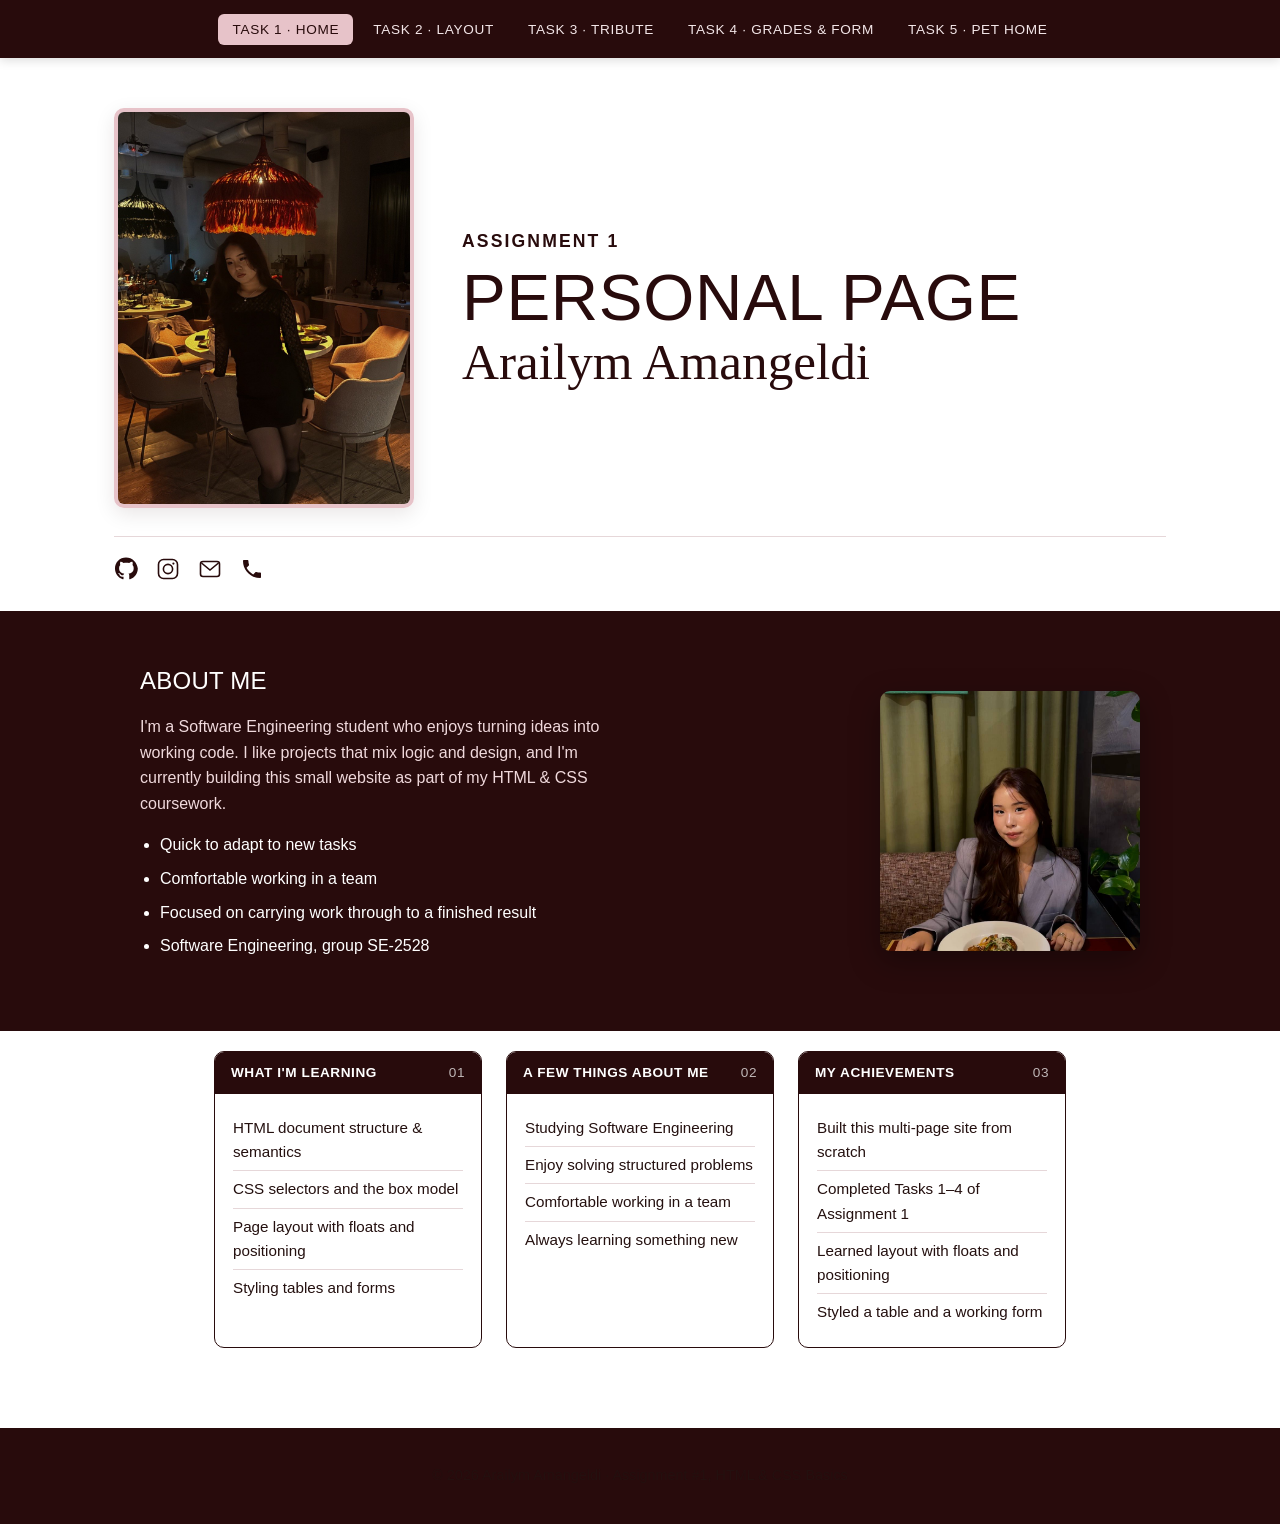
<file: index.html>
<!doctype html>
<html>
  <head>
    <meta http-equiv="refresh" content="0; url=Personal_website/index.html" />
  </head>
  <body>
    <p>
      Redirecting...
      <a href="Personal_website/index.html">Click here if not redirected</a>
    </p>
  </body>
</html>
</file>
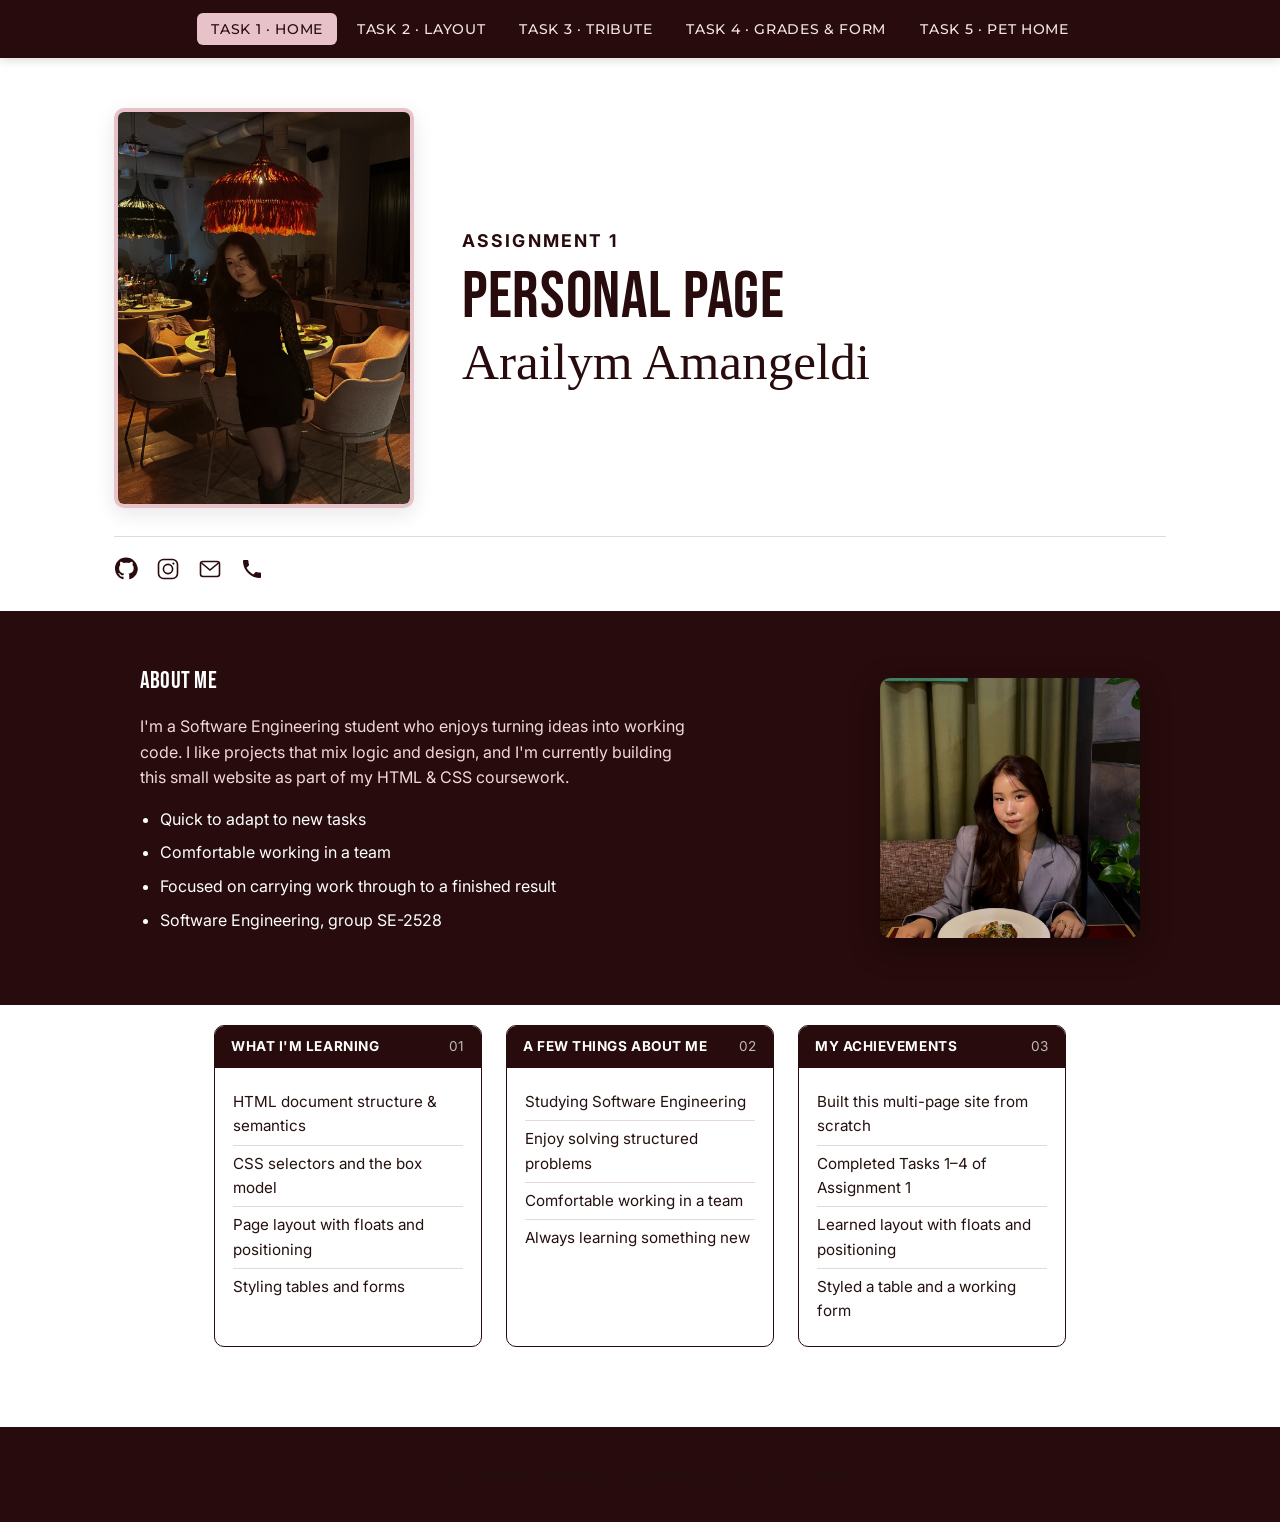
<file: Personal_website/index.html>
<!doctype html>
<html lang="en">
  <head>
    <meta charset="UTF-8" />
    <meta name="viewport" content="width=device-width, initial-scale=1.0" />
    <meta name="color-scheme" content="light only" />
    <title>Arailym Amangeldi — Personal Page</title>
    <link
      href="https://fonts.googleapis.com/css2?family=Bebas+Neue&family=Mrs+Saint+Delafield&family=Montserrat:wght@400;500;700&family=Inter:wght@400;600&display=swap"
      rel="stylesheet"
    />
    <link rel="stylesheet" href="styles.css" />
  </head>
  <body>
    <nav class="site-nav">
      <div class="nav-inner">
        <ul>
          <li><a href="index.html" class="active">Task 1 · Home</a></li>
          <li><a href="layout.html">Task 2 · Layout</a></li>
          <li><a href="tribute.html">Task 3 · Tribute</a></li>
          <li><a href="table-form.html">Task 4 · Grades & Form</a></li>
          <li><a href="../Pet adaption/index.html">Task 5 · Pet Home</a></li>
        </ul>
      </div>
    </nav>

    <header class="hero">
      <div class="hero-inner">
        <div class="hero-photo">
          <img src="images/profile.jpg" alt="Portrait of Arailym Amangeldi" />
        </div>
        <div class="hero-text">
          <p class="hero-eyebrow">Assignment 1</p>
          <h1 class="hero-title">Personal Page</h1>
          <p class="hero-signature">Arailym Amangeldi</p>
        </div>
      </div>
      <div class="hero-socials">
        <a
          href="https://github.com/"
          target="_blank"
          rel="noopener"
          aria-label="GitHub"
        >
          <svg viewBox="0 0 24 24" fill="currentColor">
            <path
              d="M12 .5C5.73.5.98 5.24.98 11.52c0 5.02 3.26 9.28 7.78 10.78.57.1.78-.25.78-.55 0-.27-.01-1.17-.02-2.12-3.16.69-3.83-1.34-3.83-1.34-.52-1.32-1.26-1.67-1.26-1.67-1.03-.7.08-.69.08-.69 1.14.08 1.74 1.17 1.74 1.17 1.01 1.73 2.65 1.23 3.3.94.1-.73.4-1.23.72-1.51-2.52-.29-5.17-1.26-5.17-5.6 0-1.24.44-2.25 1.17-3.04-.12-.29-.51-1.45.11-3.02 0 0 .96-.31 3.15 1.16.91-.25 1.89-.38 2.86-.38.97 0 1.95.13 2.86.38 2.18-1.47 3.14-1.16 3.14-1.16.63 1.57.24 2.73.12 3.02.73.79 1.17 1.8 1.17 3.04 0 4.35-2.65 5.3-5.18 5.58.41.35.77 1.04.77 2.1 0 1.52-.01 2.74-.01 3.11 0 .3.2.66.79.55 4.51-1.51 7.77-5.76 7.77-10.78C23.02 5.24 18.27.5 12 .5Z"
            />
          </svg>
        </a>
        <a
          href="https://instagram.com/araildii"
          target="_blank"
          rel="noopener"
          aria-label="Instagram"
        >
          <svg
            viewBox="0 0 24 24"
            fill="none"
            stroke="currentColor"
            stroke-width="1.6"
          >
            <rect x="2.5" y="2.5" width="19" height="19" rx="5" />
            <circle cx="12" cy="12" r="4.6" />
            <circle
              cx="17.4"
              cy="6.6"
              r="1.1"
              fill="currentColor"
              stroke="none"
            />
          </svg>
        </a>
        <a href="mailto:arailym@example.com" aria-label="Email">
          <svg
            viewBox="0 0 24 24"
            fill="none"
            stroke="currentColor"
            stroke-width="1.6"
          >
            <rect x="2.5" y="4.5" width="19" height="15" rx="2.5" />
            <path d="M3.5 6l8.5 7 8.5-7" />
          </svg>
        </a>
        <a href="tel:+77757819097" aria-label="Phone">
          <svg viewBox="0 0 24 24" fill="currentColor">
            <path
              d="M6.6 10.8c1.4 2.8 3.8 5.2 6.6 6.6l2.2-2.2c.3-.3.7-.4 1-.2 1.1.4 2.3.6 3.6.6.6 0 1 .4 1 1V20c0 .6-.4 1-1 1C10.6 21 3 13.4 3 4c0-.6.4-1 1-1h3.4c.6 0 1 .4 1 1 0 1.3.2 2.5.6 3.6.1.4 0 .8-.2 1L6.6 10.8Z"
            />
          </svg>
        </a>
      </div>
    </header>

    <section class="about-band">
      <div class="about-band-inner">
        <div class="about-band-text">
          <h2>About me</h2>
          <p>
            I'm a Software Engineering student who enjoys turning ideas into
            working code. I like projects that mix logic and design, and I'm
            currently building this small website as part of my HTML &amp; CSS
            coursework.
          </p>
          <ul>
            <li>Quick to adapt to new tasks</li>
            <li>Comfortable working in a team</li>
            <li>Focused on carrying work through to a finished result</li>
            <li>Software Engineering, group SE-2528</li>
          </ul>
        </div>
        <div class="about-band-photo">
          <img
            src="images/profile-about.jpg"
            alt="Portrait of Arailym Amangeldi"
          />
        </div>
      </div>
    </section>

    <section class="t1-section t1-lists">
      <div class="skill-card">
        <div class="skill-card-head">
          <span>What I'm Learning</span><span class="num">01</span>
        </div>
        <ul>
          <li>HTML document structure &amp; semantics</li>
          <li>CSS selectors and the box model</li>
          <li>Page layout with floats and positioning</li>
          <li>Styling tables and forms</li>
        </ul>
      </div>
      <div class="skill-card">
        <div class="skill-card-head">
          <span>A Few Things About Me</span><span class="num">02</span>
        </div>
        <ul>
          <li>Studying Software Engineering</li>
          <li>Enjoy solving structured problems</li>
          <li>Comfortable working in a team</li>
          <li>Always learning something new</li>
        </ul>
      </div>
      <div class="skill-card">
        <div class="skill-card-head">
          <span>My Achievements</span><span class="num">03</span>
        </div>
        <ul>
          <li>Built this multi-page site from scratch</li>
          <li>Completed Tasks 1–4 of Assignment 1</li>
          <li>Learned layout with floats and positioning</li>
          <li>Styled a table and a working form</li>
        </ul>
      </div>
    </section>

    <footer class="site-footer">
      <p>
        &copy; 2026 Arailym Amangeldi · Assignment #1, HTML &amp; CSS Basics
      </p>
    </footer>
  </body>
</html>
</file>
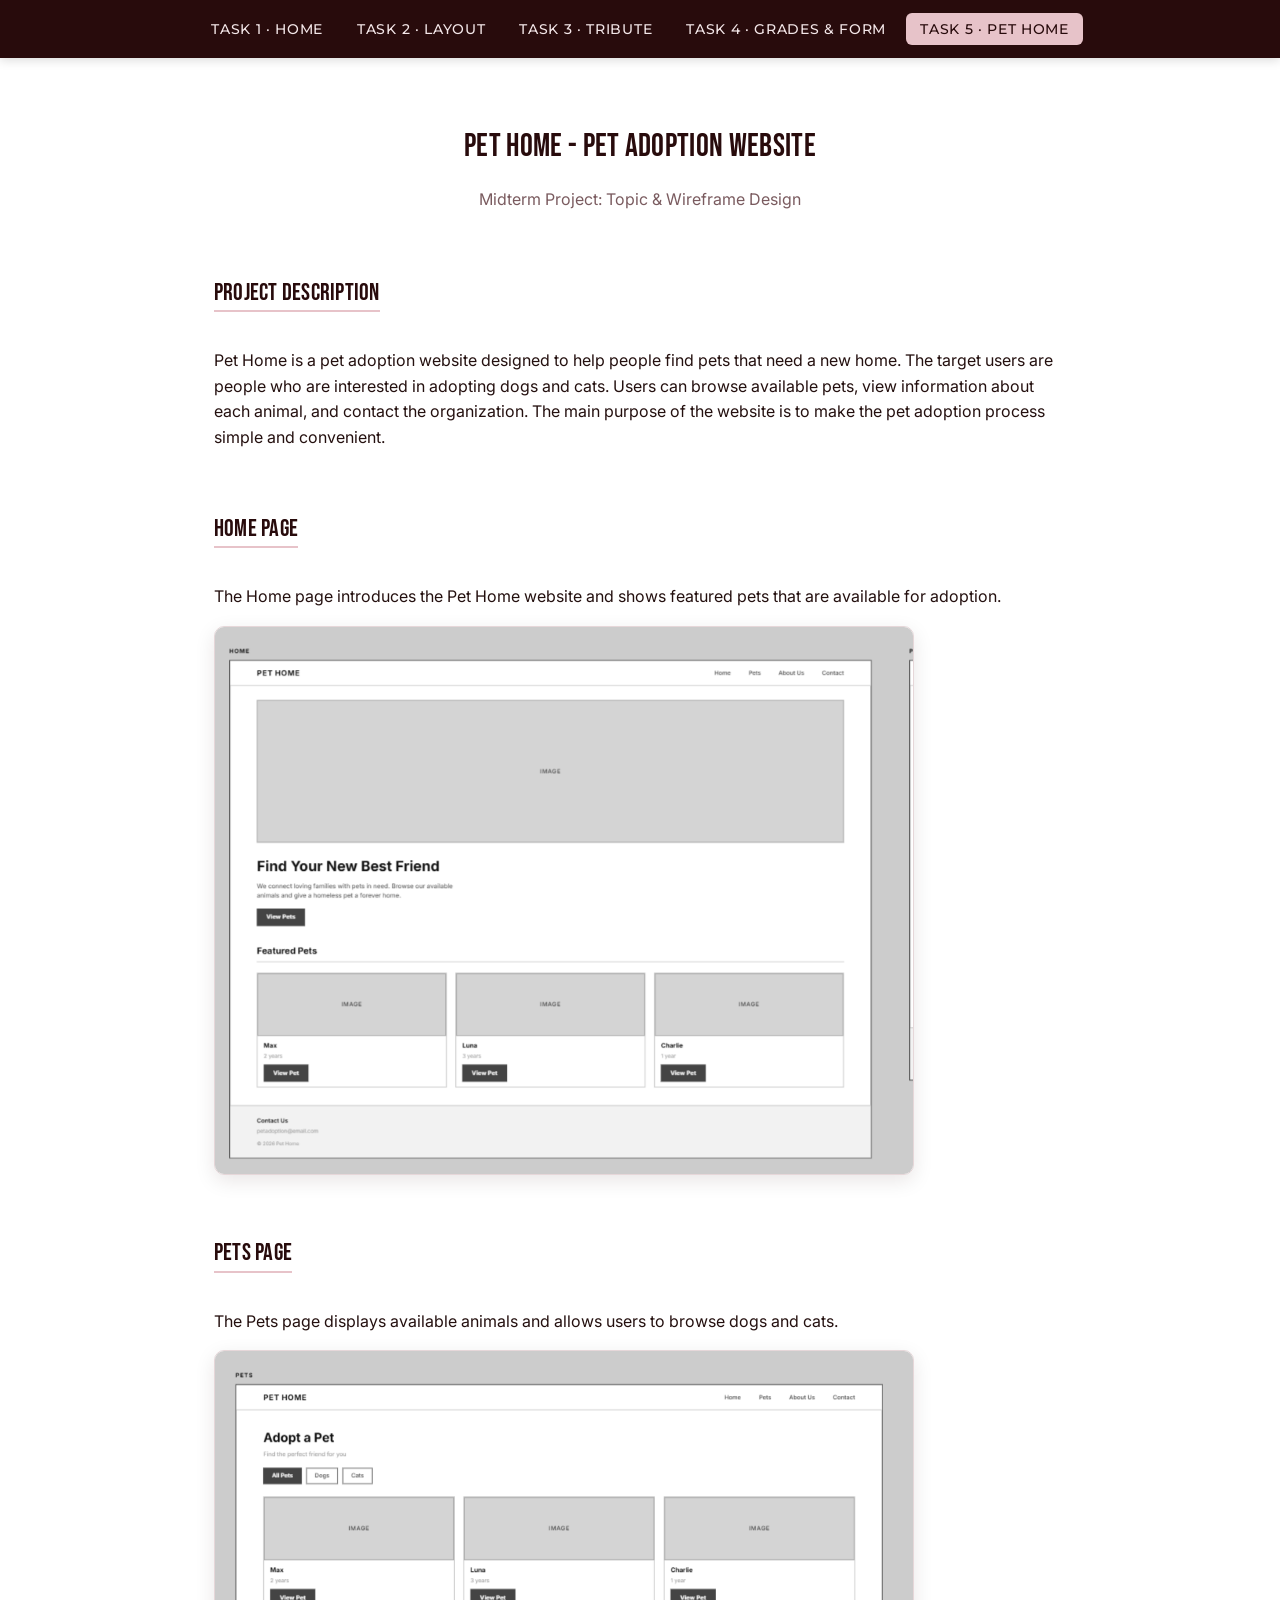
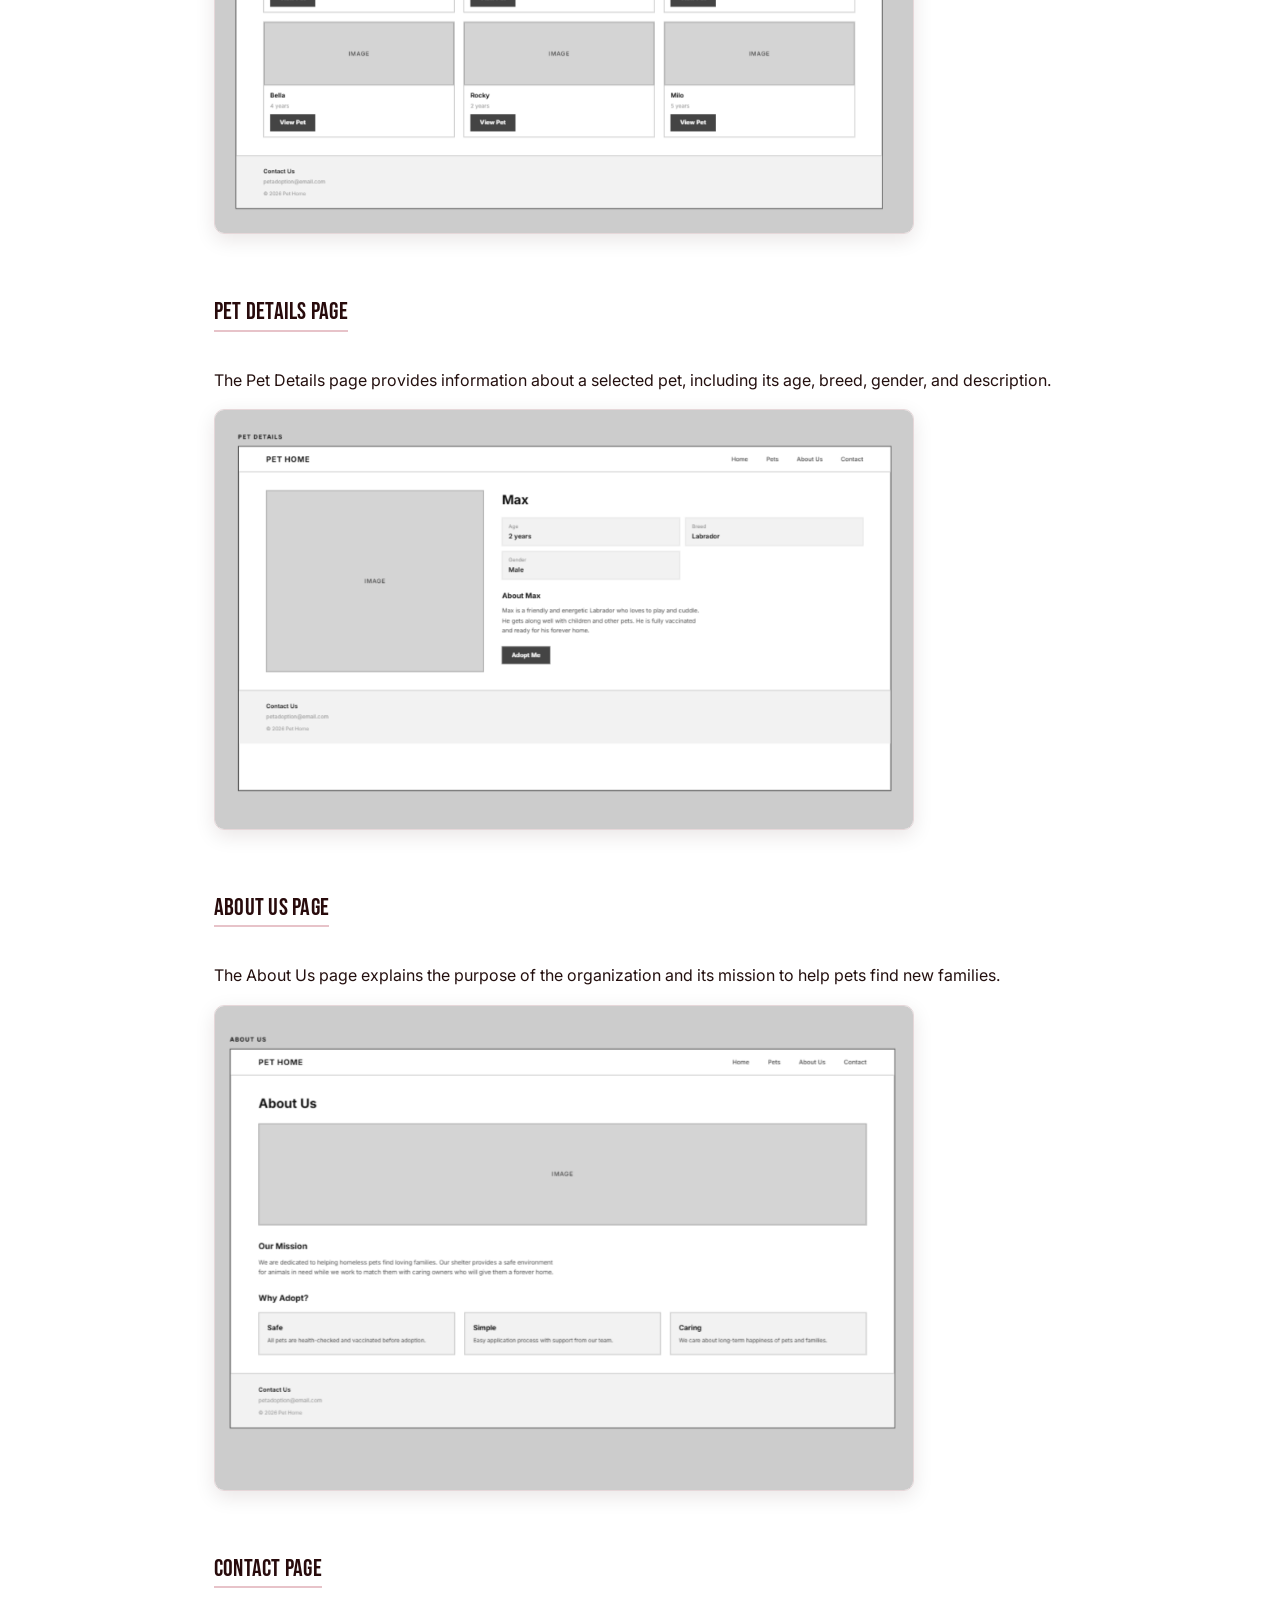
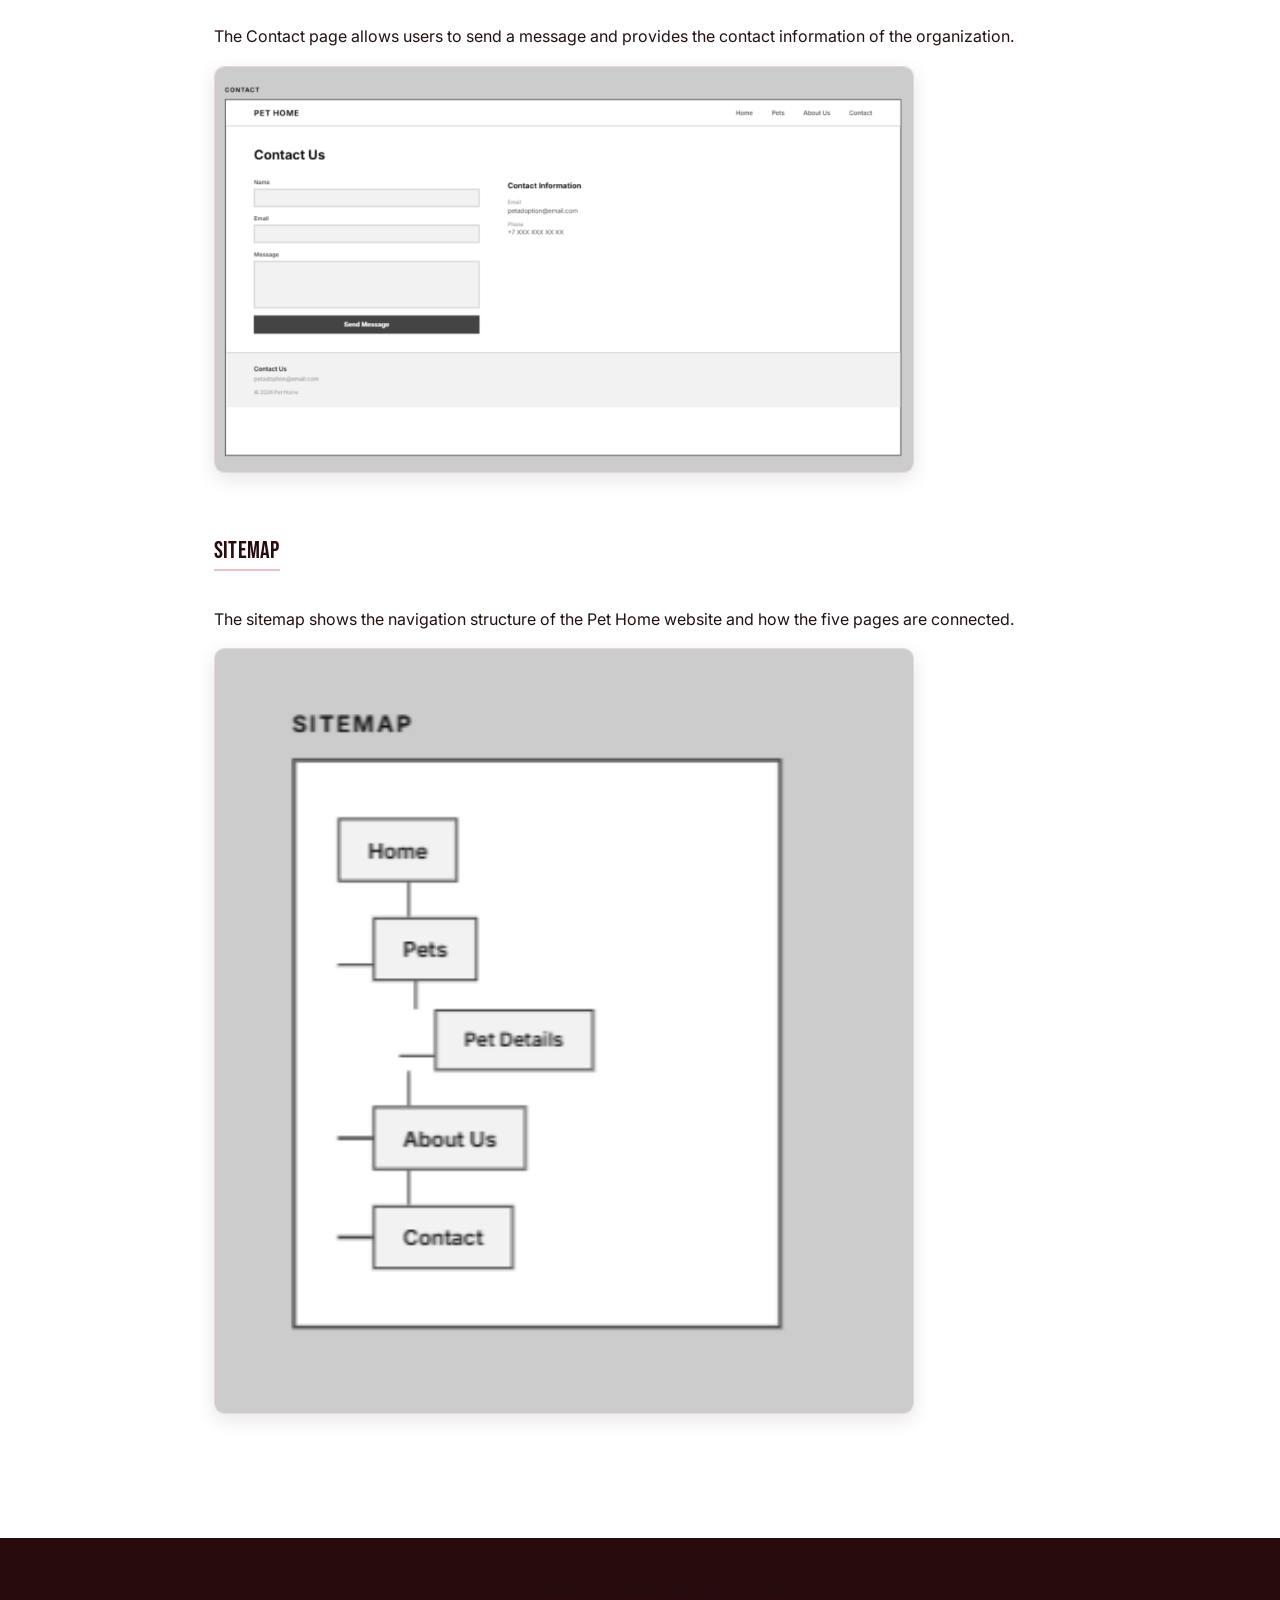
<file: Pet adaption/index.html>
<!doctype html>
<html lang="en">
  <head>
    <meta charset="UTF-8" />
    <meta name="viewport" content="width=device-width, initial-scale=1.0" />
    <meta name="color-scheme" content="light only" />
    <title>Pet Home Wireframe</title>
    <link
      href="https://fonts.googleapis.com/css2?family=Bebas+Neue&family=Mrs+Saint+Delafield&family=Montserrat:wght@400;500;700&family=Inter:wght@400;600&display=swap"
      rel="stylesheet"
    />
    <link rel="stylesheet" href="styles.css" />
  </head>
  <body>
    <nav class="site-nav">
      <div class="nav-inner">
        <ul>
          <li><a href="../Personal_website/index.html">Task 1 · Home</a></li>
          <li><a href="../Personal_website/layout.html">Task 2 · Layout</a></li>
          <li>
            <a href="../Personal_website/tribute.html">Task 3 · Tribute</a>
          </li>
          <li>
            <a href="../Personal_website/table-form.html"
              >Task 4 · Grades & Form</a
            >
          </li>
          <li><a href="index.html" class="active">Task 5 · Pet Home</a></li>
        </ul>
      </div>
    </nav>

    <header class="t1-hero-basic">
      <h1>Pet Home - Pet Adoption Website</h1>
      <p>Midterm Project: Topic &amp; Wireframe Design</p>
    </header>

    <main class="t1-section">
      <section>
        <h2>Project Description</h2>
        <p>
          Pet Home is a pet adoption website designed to help people find pets
          that need a new home. The target users are people who are interested
          in adopting dogs and cats. Users can browse available pets, view
          information about each animal, and contact the organization. The main
          purpose of the website is to make the pet adoption process simple and
          convenient.
        </p>
      </section>

      <section>
        <h2>Home Page</h2>
        <p>
          The Home page introduces the Pet Home website and shows featured pets
          that are available for adoption.
        </p>
        <img src="images/home.png" alt="Home page wireframe" />
      </section>

      <section>
        <h2>Pets Page</h2>
        <p>
          The Pets page displays available animals and allows users to browse
          dogs and cats.
        </p>
        <img src="images/pets.png" alt="Pets page wireframe" />
      </section>

      <section>
        <h2>Pet Details Page</h2>
        <p>
          The Pet Details page provides information about a selected pet,
          including its age, breed, gender, and description.
        </p>
        <img src="images/pet-details.png" alt="Pet details page wireframe" />
      </section>

      <section>
        <h2>About Us Page</h2>
        <p>
          The About Us page explains the purpose of the organization and its
          mission to help pets find new families.
        </p>
        <img src="images/about-us.png" alt="About Us page wireframe" />
      </section>

      <section>
        <h2>Contact Page</h2>
        <p>
          The Contact page allows users to send a message and provides the
          contact information of the organization.
        </p>
        <img src="images/contact.png" alt="Contact page wireframe" />
      </section>

      <section>
        <h2>Sitemap</h2>
        <p>
          The sitemap shows the navigation structure of the Pet Home website and
          how the five pages are connected.
        </p>
        <img src="images/sitemap.png" alt="Pet Home sitemap" />
      </section>
    </main>

    <footer class="site-footer">
      <p>&copy; 2026 Arailym Amangeldi | Pet Home Project</p>
    </footer>
  </body>
</html>
</file>
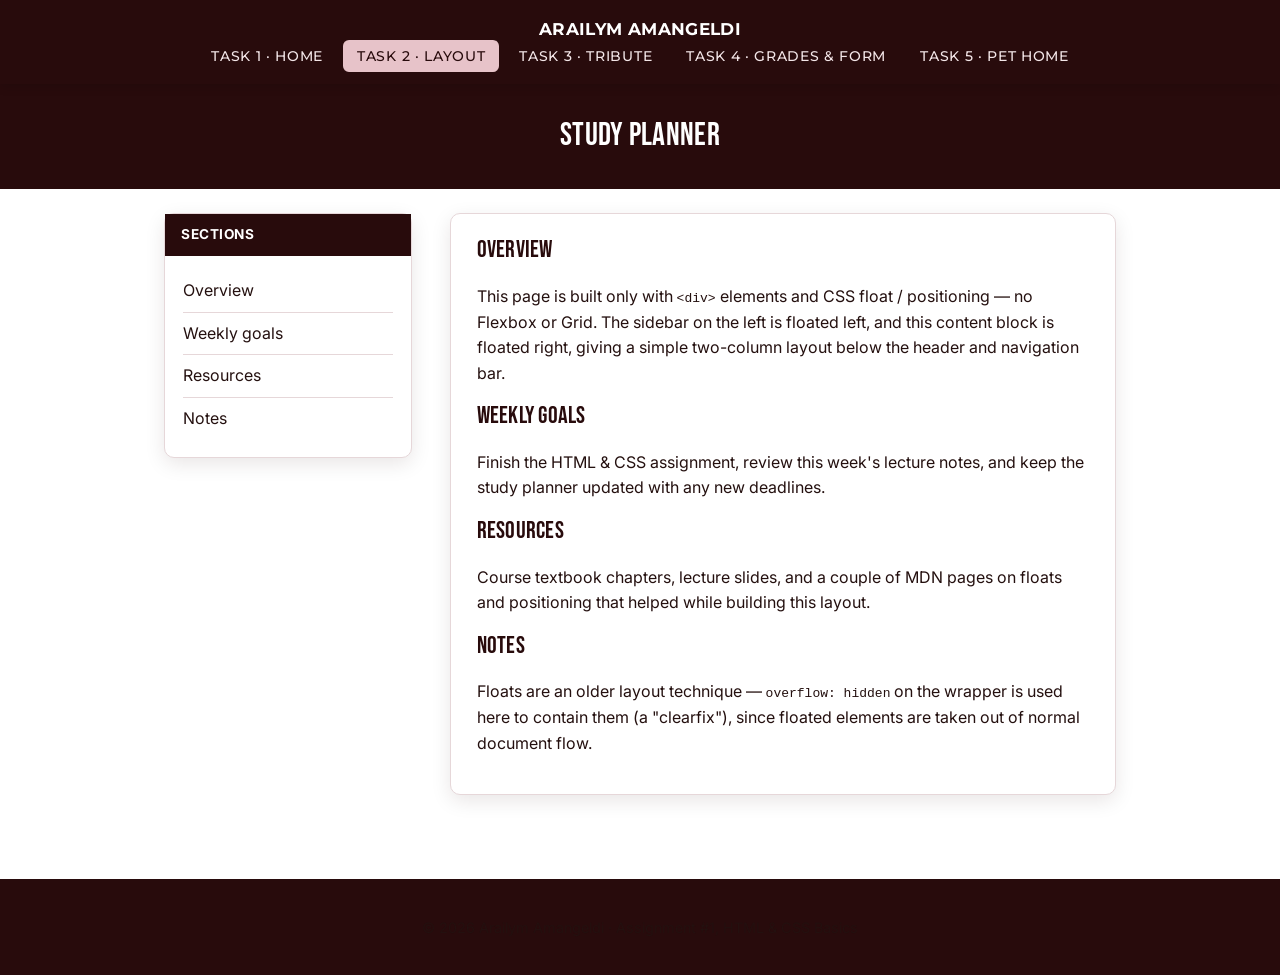
<file: Personal_website/layout.html>
<!doctype html>
<html lang="en">
  <head>
    <meta charset="UTF-8" />
    <meta name="viewport" content="width=device-width, initial-scale=1.0" />
    <meta name="color-scheme" content="light only" />
    <title>Layout — Assignment #1</title>
    <link
      href="https://fonts.googleapis.com/css2?family=Bebas+Neue&family=Montserrat:wght@400;500;700&family=Inter:wght@400;600&display=swap"
      rel="stylesheet"
    />
    <link rel="stylesheet" href="styles.css" />
  </head>
  <body>
    <nav class="site-nav">
      <div class="nav-inner">
        <span class="brand">Arailym Amangeldi</span>
        <ul>
          <li><a href="index.html">Task 1 · Home</a></li>
          <li><a href="layout.html" class="active">Task 2 · Layout</a></li>
          <li><a href="tribute.html">Task 3 · Tribute</a></li>
          <li><a href="table-form.html">Task 4 · Grades & Form</a></li>
          <li><a href="../Pet adaption/index.html">Task 5 · Pet Home</a></li>
        </ul>
      </div>
    </nav>

    <header class="t2-header">
      <h1>Study Planner</h1>
    </header>

    <div class="t2-wrapper">
      <div class="t2-sidebar">
        <div
          class="skill-card-head"
          style="margin: -18px -18px 14px; border-radius: 0"
        >
          <span>Sections</span>
        </div>
        <ul>
          <li><a href="#overview">Overview</a></li>
          <li><a href="#weekly-goals">Weekly goals</a></li>
          <li><a href="#resources">Resources</a></li>
          <li><a href="#notes">Notes</a></li>
        </ul>
      </div>

      <div class="t2-content">
        <h2 id="overview">Overview</h2>
        <p>
          This page is built only with <code>&lt;div&gt;</code> elements and CSS
          float / positioning — no Flexbox or Grid. The sidebar on the left is
          floated left, and this content block is floated right, giving a simple
          two-column layout below the header and navigation bar.
        </p>

        <h2 id="weekly-goals">Weekly goals</h2>
        <p>
          Finish the HTML &amp; CSS assignment, review this week's lecture
          notes, and keep the study planner updated with any new deadlines.
        </p>

        <h2 id="resources">Resources</h2>
        <p>
          Course textbook chapters, lecture slides, and a couple of MDN pages on
          floats and positioning that helped while building this layout.
        </p>

        <h2 id="notes">Notes</h2>
        <p>
          Floats are an older layout technique —
          <code>overflow: hidden</code> on the wrapper is used here to contain
          them (a "clearfix"), since floated elements are taken out of normal
          document flow.
        </p>
      </div>
    </div>

    <footer class="site-footer">
      <p>
        &copy; 2026 Arailym Amangeldi · Assignment #1, HTML &amp; CSS Basics
      </p>
    </footer>
  </body>
</html>
</file>
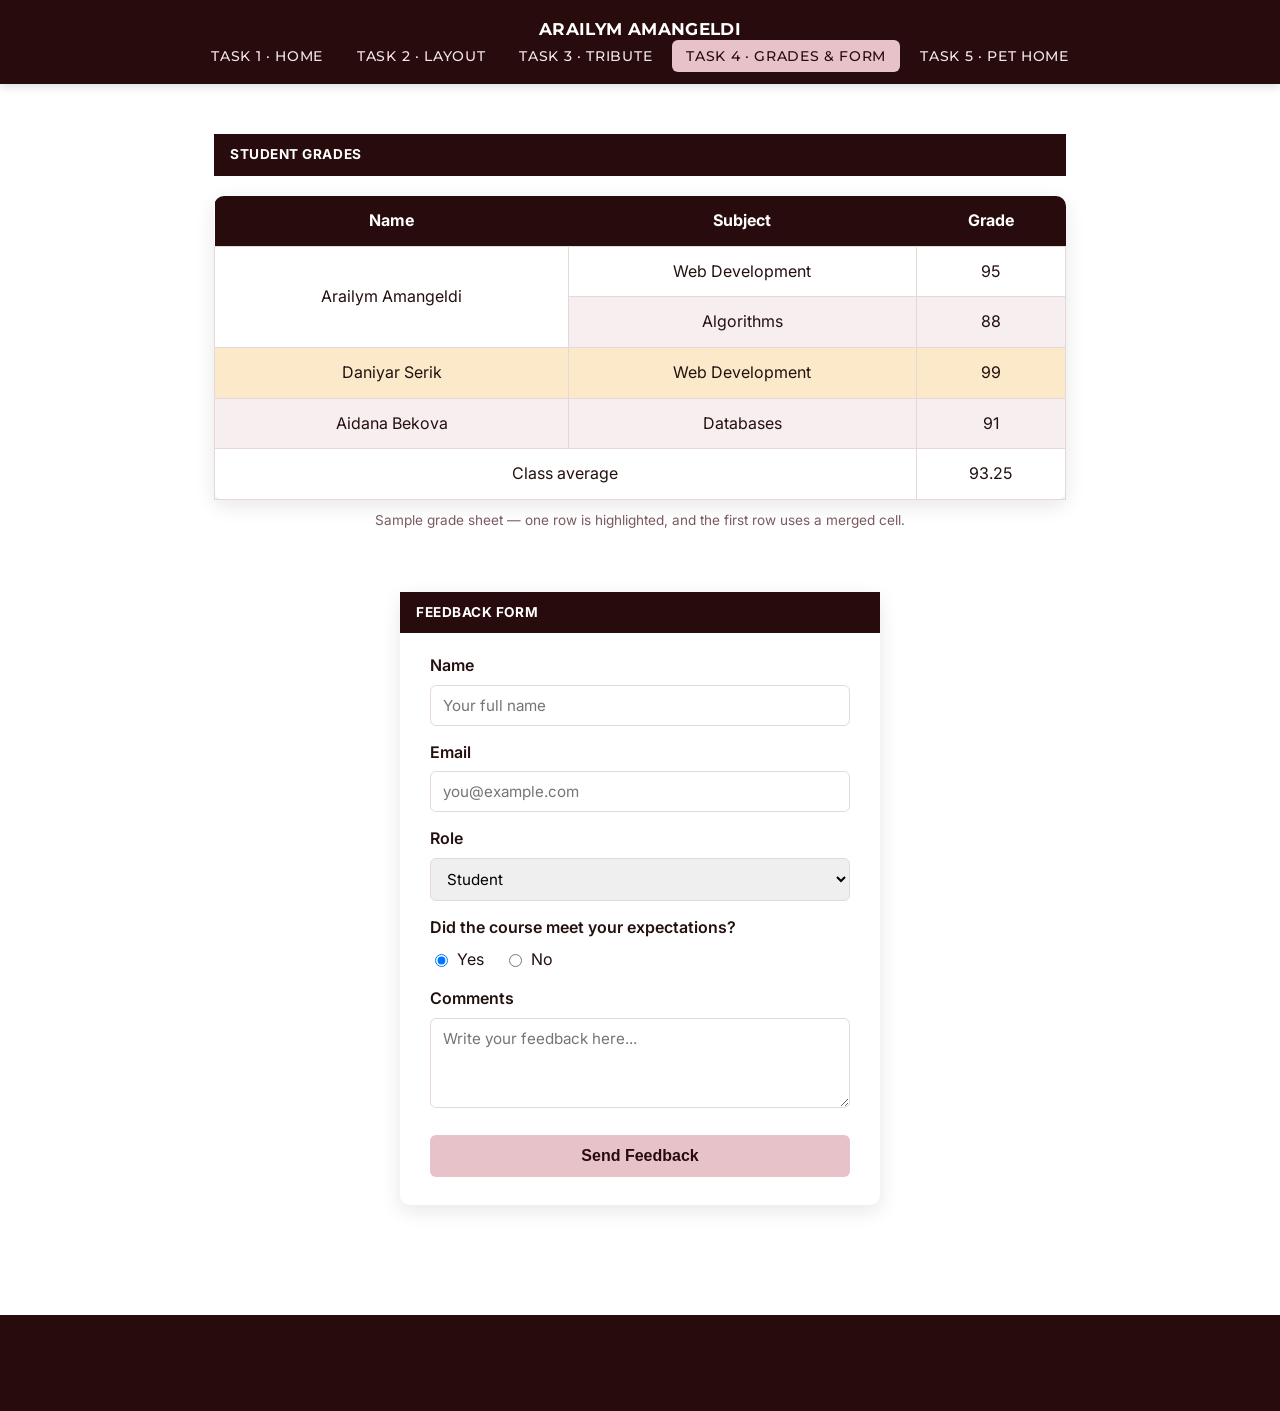
<file: Personal_website/table-form.html>
<!doctype html>
<html lang="en">
  <head>
    <meta charset="UTF-8" />
    <meta name="viewport" content="width=device-width, initial-scale=1.0" />
    <meta name="color-scheme" content="light only" />
    <title>Grades & Feedback — Assignment #1</title>
    <link
      href="https://fonts.googleapis.com/css2?family=Bebas+Neue&family=Montserrat:wght@400;500;700&family=Inter:wght@400;600&display=swap"
      rel="stylesheet"
    />
    <link rel="stylesheet" href="styles.css" />
  </head>
  <body>
    <nav class="site-nav">
      <div class="nav-inner">
        <span class="brand">Arailym Amangeldi</span>
        <ul>
          <li><a href="index.html">Task 1 · Home</a></li>
          <li><a href="layout.html">Task 2 · Layout</a></li>
          <li><a href="tribute.html">Task 3 · Tribute</a></li>
          <li>
            <a href="table-form.html" class="active">Task 4 · Grades & Form</a>
          </li>
          <li><a href="../Pet adaption/index.html">Task 5 · Pet Home</a></li>
        </ul>
      </div>
    </nav>

    <div class="t4-wrap">
      <div
        class="skill-card-head"
        id="grades-heading"
        style="margin-bottom: 20px"
      >
        <span>Student Grades</span>
      </div>

      <table class="grades">
        <caption>
          Sample grade sheet — one row is highlighted, and the first row uses a
          merged cell.
        </caption>
        <thead>
          <tr>
            <th>Name</th>
            <th>Subject</th>
            <th>Grade</th>
          </tr>
        </thead>
        <tbody>
          <tr>
            <td rowspan="2">Arailym Amangeldi</td>
            <td>Web Development</td>
            <td>95</td>
          </tr>
          <tr>
            <td>Algorithms</td>
            <td>88</td>
          </tr>
          <tr class="highlight-row">
            <td>Daniyar Serik</td>
            <td>Web Development</td>
            <td>99</td>
          </tr>
          <tr>
            <td>Aidana Bekova</td>
            <td>Databases</td>
            <td>91</td>
          </tr>
          <tr>
            <td colspan="2">Class average</td>
            <td>93.25</td>
          </tr>
        </tbody>
      </table>

      <form class="t4-form" action="#" method="post">
        <div
          class="skill-card-head"
          style="margin: -28px -30px 20px; border-radius: 0"
        >
          <span>Feedback Form</span>
        </div>

        <label for="name">Name</label>
        <input
          type="text"
          id="name"
          name="name"
          placeholder="Your full name"
          required
        />

        <label for="email">Email</label>
        <input
          type="email"
          id="email"
          name="email"
          placeholder="you@example.com"
          required
        />

        <label for="role">Role</label>
        <select id="role" name="role">
          <option value="student">Student</option>
          <option value="teacher">Teacher</option>
          <option value="other">Other</option>
        </select>

        <label>Did the course meet your expectations?</label>
        <div class="radio-row">
          <label
            ><input type="radio" name="expectations" value="yes" checked />
            Yes</label
          >
          <label
            ><input type="radio" name="expectations" value="no" /> No</label
          >
        </div>

        <label for="comments">Comments</label>
        <textarea
          id="comments"
          name="comments"
          placeholder="Write your feedback here..."
        ></textarea>

        <button type="submit" id="submit-btn">Send Feedback</button>
      </form>
    </div>

    <footer class="site-footer">
      <p>
        &copy; 2026 Arailym Amangeldi · Assignment #1, HTML &amp; CSS Basics
      </p>
    </footer>
  </body>
</html>
</file>
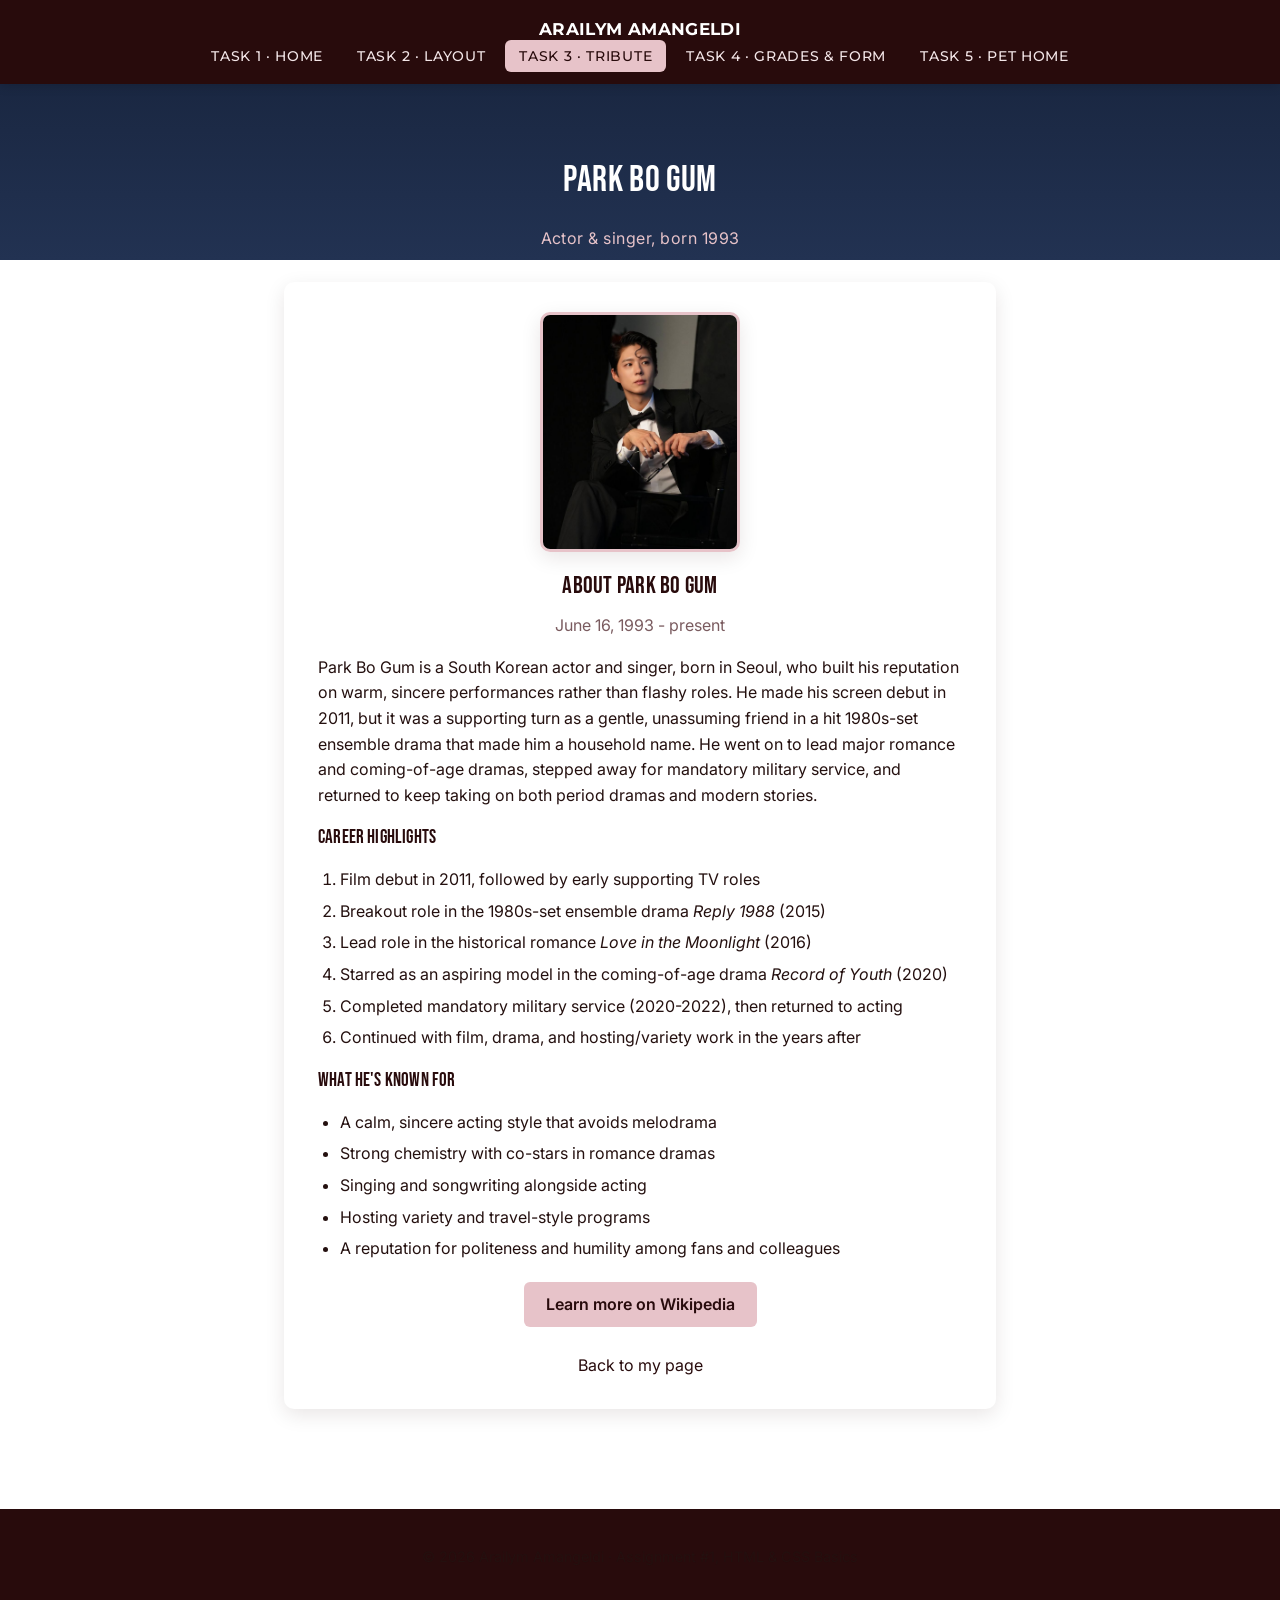
<file: Personal_website/tribute.html>
<!doctype html>
<html lang="en">
  <head>
    <meta charset="UTF-8" />
    <meta name="viewport" content="width=device-width, initial-scale=1.0" />
    <meta name="color-scheme" content="light only" />
    <title>Tribute to Park Bo Gum</title>
    <link
      href="https://fonts.googleapis.com/css2?family=Bebas+Neue&family=Montserrat:wght@400;500;700&family=Inter:wght@400;600&display=swap"
      rel="stylesheet"
    />
    <link rel="stylesheet" href="styles.css" />
  </head>
  <body class="t3-page">
    <nav class="site-nav">
      <div class="nav-inner">
        <span class="brand">Arailym Amangeldi</span>
        <ul>
          <li><a href="index.html">Task 1 · Home</a></li>
          <li><a href="layout.html">Task 2 · Layout</a></li>
          <li><a href="tribute.html" class="active">Task 3 · Tribute</a></li>
          <li><a href="table-form.html">Task 4 · Grades & Form</a></li>
          <li><a href="../Pet adaption/index.html">Task 5 · Pet Home</a></li>
        </ul>
      </div>
    </nav>

    <div class="t3-container">
      <h1>Park Bo Gum</h1>
      <p class="t3-sub">Actor &amp; singer, born 1993</p>

      <div class="t3-card">
        <img src="images/parkbogum.jpg" alt="Portrait of actor Park Bo Gum" />
        <h2>About Park Bo Gum</h2>
        <p class="t3-tag">June 16, 1993 - present</p>
        <p>
          Park Bo Gum is a South Korean actor and singer, born in Seoul, who
          built his reputation on warm, sincere performances rather than flashy
          roles. He made his screen debut in 2011, but it was a supporting turn
          as a gentle, unassuming friend in a hit 1980s-set ensemble drama that
          made him a household name. He went on to lead major romance and
          coming-of-age dramas, stepped away for mandatory military service, and
          returned to keep taking on both period dramas and modern stories.
        </p>

        <h3>Career highlights</h3>
        <ol>
          <li>Film debut in 2011, followed by early supporting TV roles</li>
          <li>
            Breakout role in the 1980s-set ensemble drama
            <em>Reply 1988</em> (2015)
          </li>
          <li>
            Lead role in the historical romance
            <em>Love in the Moonlight</em> (2016)
          </li>
          <li>
            Starred as an aspiring model in the coming-of-age drama
            <em>Record of Youth</em> (2020)
          </li>
          <li>
            Completed mandatory military service (2020-2022), then returned to
            acting
          </li>
          <li>
            Continued with film, drama, and hosting/variety work in the years
            after
          </li>
        </ol>

        <h3>What he's known for</h3>
        <ul>
          <li>A calm, sincere acting style that avoids melodrama</li>
          <li>Strong chemistry with co-stars in romance dramas</li>
          <li>Singing and songwriting alongside acting</li>
          <li>Hosting variety and travel-style programs</li>
          <li>
            A reputation for politeness and humility among fans and colleagues
          </li>
        </ul>

        <div class="t3-links">
          <a
            class="btn"
            href="https://en.wikipedia.org/wiki/Park_Bo-gum"
            target="_blank"
            rel="noopener"
            >Learn more on Wikipedia</a
          >
          <br /><br />
          <a href="index.html">Back to my page</a>
        </div>
      </div>
    </div>

    <footer class="site-footer">
      <p>
        &copy; 2026 Arailym Amangeldi · Assignment #1, HTML &amp; CSS Basics
      </p>
    </footer>
  </body>
</html>
</file>
<file: Personal_website/styles.css>
:root {
  color-scheme: light;
  --navy: #280b0c;
  --navy-soft: #3d1214;
  --amber: #e7c3c9;
  --amber-dark: #d69aa3;
  --bg: #ffffff;
  --panel: #ffffff;
  --text: #24100f;
  --text-muted: #7a5b5f;
  --border: #e6d7d9;
  --sage: #f7eeef;
  --radius: 10px;
  --shadow: 0 6px 20px rgba(40, 11, 12, 0.1);
  --font-head: "Bebas Neue", Impact, sans-serif;
  --font-nav: "Montserrat", Arial, sans-serif;
  --font-body: "Inter", Arial, sans-serif;
}

/* ---------- Reset ---------- */
* {
  box-sizing: border-box;
}
html,
body {
  margin: 0;
  padding: 0;
  background: #ffffff;
}
body {
  font-family: var(--font-body);
  background: var(--bg);
  color: var(--text);
  line-height: 1.6;
}
img {
  max-width: 100%;
  display: block;
}
h1,
h2,
h3 {
  font-family: var(--font-head);
  color: var(--navy);
  line-height: 1.15;
  text-transform: uppercase;
  letter-spacing: 0.01em;
  font-weight: 400;
}
p {
  color: var(--text);
}
a {
  color: var(--navy);
  text-decoration: none;
}

/* ---------- Navbar (shared across all pages) ---------- */
.site-nav {
  background: var(--navy);
  position: sticky;
  top: 0;
  z-index: 100;
  box-shadow: 0 2px 10px rgba(0, 0, 0, 0.15);
}
.site-nav .nav-inner {
  max-width: 1000px;
  margin: 0 auto;
  padding: 16px 24px;
  display: flex;
  align-items: center;
  justify-content: center;
  flex-wrap: wrap;
}
.site-nav .brand {
  font-family: var(--font-nav);
  font-weight: 700;
  text-transform: uppercase;
  color: #fff;
  font-size: 1.05rem;
  letter-spacing: 0.02em;
}
.site-nav ul {
  list-style: none;
  display: flex;
  gap: 6px;
  margin: 0;
  padding: 0;
  flex-wrap: wrap;
}
.site-nav a {
  font-family: var(--font-nav);
  color: #f3e6e8;
  padding: 8px 14px;
  border-radius: 6px;
  font-size: 0.85rem;
  font-weight: 500;
  text-transform: uppercase;
  letter-spacing: 0.05em;
  transition:
    background 0.2s ease,
    color 0.2s ease;
}
.site-nav a:hover,
.site-nav a.active {
  background: var(--amber);
  color: var(--navy);
}

/* ---------- Footer (shared) ---------- */
.site-footer {
  background: var(--navy);
  color: #c7cede;
  text-align: center;
  padding: 22px 16px;
  margin-top: 60px;
  font-size: 0.9rem;
}
.site-footer a {
  color: var(--amber);
}

/* =====================================================
   TASK 1 — Personal webpage
   ===================================================== */
.t1-section {
  max-width: 900px;
  margin: 0 auto;
  padding: 20px 24px;
}
.t1-section h2 {
  border-bottom: 2px solid var(--amber);
  display: inline-block;
  padding-bottom: 4px;
}

#t1-about p {
  max-width: 68ch;
}

/* ---------- Hero (photo left, name/task title right, socials below) ---------- */
.hero {
  max-width: 1100px;
  margin: 0 auto;
  padding: 50px 24px 20px;
}
.hero-inner {
  display: flex;
  align-items: center;
  gap: 48px;
}
.hero-photo {
  flex: 0 0 300px;
}
.hero-photo img {
  width: 100%;
  aspect-ratio: 3 / 4;
  object-fit: cover;
  border-radius: var(--radius);
  box-shadow: var(--shadow);
  border: 4px solid var(--amber);
}
.hero-text {
  flex: 1;
}
.hero-eyebrow {
  color: var(--navy);
  font-weight: 700;
  letter-spacing: 0.12em;
  text-transform: uppercase;
  margin: 0 0 8px;
  font-size: 1.1rem;
}
.hero-title {
  font-size: 4.1rem;
  margin: 0;
  line-height: 1.05;
}
.hero-signature {
  font-family: "Edwardian Script ITC", cursive;
  font-size: 3.2rem;
  color: var(--navy);
  margin: 4px 0 0;
  line-height: 1;
}
@media (max-width: 700px) {
  .hero-eyebrow {
    font-size: 1rem;
  }
  .hero-title {
    font-size: 3rem;
  }
  .hero-signature {
    font-size: 2.1rem;
  }
}
.hero-socials {
  display: flex;
  gap: 18px;
  margin-top: 28px;
  padding-top: 20px;
  border-top: 1px solid var(--border);
}
.hero-socials a {
  color: var(--navy);
  transition: color 0.2s ease;
}
.hero-socials a:hover {
  color: var(--amber-dark);
}
.hero-socials svg {
  width: 24px;
  height: 24px;
  display: block;
}

@media (max-width: 700px) {
  .hero-inner {
    flex-direction: column;
    text-align: center;
  }
  .hero-photo {
    flex: 0 0 auto;
    width: 220px;
  }
  .hero-socials {
    justify-content: center;
  }
}

/* ---------- About band (full-bleed maroon, text + square photo) ---------- */
.about-band {
  background: var(--navy);
  padding: 56px 24px;
  margin-top: 10px;
}
.about-band-inner {
  max-width: 1000px;
  margin: 0 auto;
  display: flex;
  align-items: center;
  gap: 48px;
}
.about-band-text {
  flex: 1.3;
}
.about-band-text h2 {
  color: #fff;
  margin-top: 0;
}
.about-band-text p {
  color: #f0d9dc;
  max-width: 55ch;
}
.about-band-text ul {
  padding-left: 20px;
  color: #fff;
}
.about-band-text li {
  margin-bottom: 8px;
}
.about-band-photo {
  flex: 0 0 260px;
}
.about-band-photo img {
  width: 100%;
  aspect-ratio: 1 / 1;
  object-fit: cover;
  border-radius: var(--radius);
  box-shadow: 0 10px 30px rgba(0, 0, 0, 0.35);
}

/* ---------- Numbered skill cards (matches the reference card style) ---------- */
.t1-lists {
  display: flex;
  gap: 24px;
  flex-wrap: wrap;
}
.t1-lists > .skill-card {
  flex: 1 1 260px;
}
.skill-card {
  border: 1px solid var(--navy);
  border-radius: var(--radius);
  overflow: hidden;
  background: #fff;
}
.skill-card-head {
  background: var(--navy);
  color: #fff;
  display: flex;
  align-items: center;
  justify-content: space-between;
  padding: 10px 16px;
  font-weight: 700;
  font-size: 0.85rem;
  text-transform: uppercase;
  letter-spacing: 0.04em;
}
.skill-card-head .num {
  opacity: 0.7;
  font-weight: 400;
}
.skill-card ul {
  list-style: none;
  margin: 0;
  padding: 16px 18px;
}
.skill-card li {
  padding: 6px 0;
  border-bottom: 1px solid var(--border);
  font-size: 0.95rem;
}
.skill-card li:last-child {
  border-bottom: none;
}

@media (max-width: 700px) {
  .about-band-inner {
    flex-direction: column;
    text-align: center;
  }
  .about-band-photo {
    flex: 0 0 auto;
    width: 220px;
  }
  .about-band-text ul {
    text-align: left;
  }
}

/* =====================================================
   TASK 2 — Float / positioning layout (no flex/grid)
   ===================================================== */
.t2-header {
  background: var(--navy);
  color: #fff;
  padding: 34px 24px;
  text-align: center;
}
.t2-header h1 {
  color: #fff;
  margin: 0;
}

.t2-wrapper {
  max-width: 1000px;
  margin: 0 auto;
  padding: 24px;
  overflow: hidden; /* clearfix for floats */
}
.t2-sidebar {
  float: left;
  width: 26%;
  background: var(--panel);
  border: 1px solid var(--border);
  border-radius: var(--radius);
  padding: 18px;
  box-shadow: var(--shadow);
}
.t2-sidebar h3 {
  margin-top: 0;
}
.t2-sidebar ul {
  list-style: none;
  padding: 0;
  margin: 0;
}
.t2-sidebar li {
  padding: 0;
  border-bottom: 1px solid var(--border);
}
.t2-sidebar li:last-child {
  border-bottom: none;
}
.t2-sidebar li a {
  display: block;
  padding: 8px 0;
  color: var(--text);
  transition: color 0.15s ease;
}
.t2-sidebar li a:hover {
  color: var(--navy);
  font-weight: 600;
}

.t2-content {
  float: right;
  width: 70%;
  background: var(--panel);
  border: 1px solid var(--border);
  border-radius: var(--radius);
  padding: 22px 26px;
  box-shadow: var(--shadow);
}
.t2-content h2 {
  margin-top: 0;
}

/* =====================================================
   TASK 3 — Tribute page
   ===================================================== */
.t3-page {
  background: linear-gradient(
    180deg,
    #16223a 0%,
    #223252 260px,
    var(--bg) 260px
  );
}
.t3-container {
  max-width: 760px;
  margin: 0 auto;
  padding: 50px 24px 40px;
}
.t3-container > h1 {
  color: #fff;
  text-align: center;
  font-size: 2.3rem;
}
.t3-container > .t3-sub {
  color: var(--amber);
  text-align: center;
  margin-top: 0;
  font-family: var(--font-body);
  letter-spacing: 0.03em;
}
.t3-card {
  background: var(--panel);
  border-radius: var(--radius);
  box-shadow: var(--shadow);
  padding: 30px 34px;
  margin-top: 30px;
}
.t3-card img {
  width: 200px;
  height: 240px;
  object-fit: cover;
  border-radius: var(--radius);
  box-shadow: var(--shadow);
  margin: 0 auto 20px;
  border: 3px solid var(--amber);
}
.t3-card h2 {
  text-align: center;
}
.t3-card .t3-tag {
  text-align: center;
  color: var(--text-muted);
  margin-top: -6px;
}
.t3-card ol,
.t3-card ul {
  padding-left: 22px;
}
.t3-card li {
  margin-bottom: 6px;
}
.btn {
  display: inline-block;
  background: var(--amber);
  color: var(--navy);
  padding: 10px 22px;
  border-radius: 6px;
  font-weight: 600;
  transition: background 0.2s ease;
}
.btn:hover {
  background: var(--amber-dark);
}
.t3-links {
  text-align: center;
  margin-top: 20px;
}
.t3-links a {
  margin: 0 8px;
}

/* =====================================================
   TASK 4 — Table + Form styling
   ===================================================== */
.t4-wrap {
  max-width: 900px;
  margin: 0 auto;
  padding: 50px 24px;
}
#grades-heading {
  text-align: center;
  margin-bottom: 22px;
}

table.grades {
  width: 100%;
  border-collapse: collapse;
  background: var(--panel);
  box-shadow: var(--shadow);
  border-radius: var(--radius);
  overflow: hidden;
}
table.grades caption {
  caption-side: bottom;
  color: var(--text-muted);
  padding: 10px;
  font-size: 0.85rem;
}
table.grades th {
  background: var(--navy);
  color: #fff;
  padding: 12px;
  text-align: center;
}
table.grades td {
  padding: 12px;
  border: 1px solid var(--border);
  text-align: center;
}
table.grades tbody tr:nth-child(even) {
  background: var(--sage);
}
table.grades tr.highlight-row {
  background: #fbe9c9;
}

.t4-form {
  max-width: 480px;
  margin: 50px auto 0;
  background: var(--panel);
  border-radius: var(--radius);
  box-shadow: var(--shadow);
  padding: 28px 30px;
}
.t4-form h2 {
  text-align: center;
  margin-top: 0;
}
.t4-form label {
  display: block;
  font-weight: 600;
  margin: 14px 0 6px;
}
.t4-form input[type="text"],
.t4-form input[type="email"],
.t4-form select,
.t4-form textarea {
  width: 100%;
  padding: 10px 12px;
  border: 1px solid var(--border);
  border-radius: 6px;
  font-family: var(--font-body);
  font-size: 0.95rem;
}
.t4-form textarea {
  resize: vertical;
  min-height: 90px;
}
.t4-form .radio-row {
  display: flex;
  gap: 20px;
  margin-top: 6px;
}
.t4-form .radio-row label {
  font-weight: 400;
  margin: 0;
  display: flex;
  align-items: center;
  gap: 6px;
}
#submit-btn {
  margin-top: 20px;
  width: 100%;
  background: var(--amber);
  color: var(--navy);
  border: none;
  padding: 12px;
  border-radius: 6px;
  font-weight: 700;
  font-size: 1rem;
  cursor: pointer;
  transition: background 0.2s ease;
}
#submit-btn:hover {
  background: var(--amber-dark);
}

/* ---------- Responsive ---------- */
@media (max-width: 700px) {
  .t2-sidebar,
  .t2-content {
    float: none;
    width: 100%;
    margin-bottom: 20px;
  }
  .t1-lists {
    flex-direction: column;
  }
}
</file>
<file: Pet adaption/styles.css>
:root {
  color-scheme: light;
  --navy: #280b0c;
  --navy-soft: #3d1214;
  --amber: #e7c3c9;
  --amber-dark: #d69aa3;
  --bg: #ffffff;
  --panel: #ffffff;
  --text: #24100f;
  --text-muted: #7a5b5f;
  --border: #e6d7d9;
  --sage: #f7eeef;
  --radius: 10px;
  --shadow: 0 6px 20px rgba(40, 11, 12, 0.1);
  --font-head: "Bebas Neue", Impact, sans-serif;
  --font-nav: "Montserrat", Arial, sans-serif;
  --font-body: "Inter", Arial, sans-serif;
}

/* ---------- Reset ---------- */
* {
  box-sizing: border-box;
}
html,
body {
  margin: 0;
  padding: 0;
  background: #ffffff;
}
body {
  font-family: var(--font-body);
  background: var(--bg);
  color: var(--text);
  line-height: 1.6;
}
img {
  max-width: 100%;
  display: block;
}
h1,
h2,
h3 {
  font-family: var(--font-head);
  color: var(--navy);
  line-height: 1.15;
  text-transform: uppercase;
  letter-spacing: 0.01em;
  font-weight: 400;
}
p {
  color: var(--text);
}
a {
  color: var(--navy);
  text-decoration: none;
}

/* ---------- Navbar (shared across all pages) ---------- */
.site-nav {
  background: var(--navy);
  position: sticky;
  top: 0;
  z-index: 100;
  box-shadow: 0 2px 10px rgba(0, 0, 0, 0.15);
}
.site-nav .nav-inner {
  max-width: 1000px;
  margin: 0 auto;
  padding: 16px 24px;
  display: flex;
  align-items: center;
  justify-content: center;
  flex-wrap: wrap;
}
.site-nav .brand {
  font-family: var(--font-nav);
  font-weight: 700;
  text-transform: uppercase;
  color: #fff;
  font-size: 1.05rem;
  letter-spacing: 0.02em;
}
.site-nav ul {
  list-style: none;
  display: flex;
  gap: 6px;
  margin: 0;
  padding: 0;
  flex-wrap: wrap;
}
.site-nav a {
  font-family: var(--font-nav);
  color: #f3e6e8;
  padding: 8px 14px;
  border-radius: 6px;
  font-size: 0.85rem;
  font-weight: 500;
  text-transform: uppercase;
  letter-spacing: 0.05em;
  transition:
    background 0.2s ease,
    color 0.2s ease;
}
.site-nav a:hover,
.site-nav a.active {
  background: var(--amber);
  color: var(--navy);
}

/* ---------- Footer (shared) ---------- */
.site-footer {
  background: var(--navy);
  color: #c7cede;
  text-align: center;
  padding: 22px 16px;
  margin-top: 60px;
  font-size: 0.9rem;
}
.site-footer a {
  color: var(--amber);
}

/* =====================================================
   TASK 1 — Personal webpage
   ===================================================== */
.t1-section {
  max-width: 900px;
  margin: 0 auto;
  padding: 20px 24px;
}
.t1-section h2 {
  border-bottom: 2px solid var(--amber);
  display: inline-block;
  padding-bottom: 4px;
}

#t1-about p {
  max-width: 68ch;
}

/* ---------- Hero (photo left, name/task title right, socials below) ---------- */
.hero {
  max-width: 1100px;
  margin: 0 auto;
  padding: 50px 24px 20px;
}
.hero-inner {
  display: flex;
  align-items: center;
  gap: 48px;
}
.hero-photo {
  flex: 0 0 300px;
}
.hero-photo img {
  width: 100%;
  aspect-ratio: 3 / 4;
  object-fit: cover;
  border-radius: var(--radius);
  box-shadow: var(--shadow);
  border: 4px solid var(--amber);
}
.hero-text {
  flex: 1;
}
.hero-eyebrow {
  color: var(--navy);
  font-weight: 700;
  letter-spacing: 0.12em;
  text-transform: uppercase;
  margin: 0 0 8px;
  font-size: 1.1rem;
}
.hero-title {
  font-size: 4.4rem;
  margin: 0;
  line-height: 1.05;
}
.hero-signature {
  font-family: "Mrs Saint Delafield", cursive;
  font-size: 2.8rem;
  color: var(--navy);
  margin: 4px 0 0;
  line-height: 1;
}
@media (max-width: 700px) {
  .hero-eyebrow {
    font-size: 1rem;
  }
  .hero-title {
    font-size: 3rem;
  }
  .hero-signature {
    font-size: 2.1rem;
  }
}
.hero-socials {
  display: flex;
  gap: 18px;
  margin-top: 28px;
  padding-top: 20px;
  border-top: 1px solid var(--border);
}
.hero-socials a {
  color: var(--navy);
  transition: color 0.2s ease;
}
.hero-socials a:hover {
  color: var(--amber-dark);
}
.hero-socials svg {
  width: 24px;
  height: 24px;
  display: block;
}

@media (max-width: 700px) {
  .hero-inner {
    flex-direction: column;
    text-align: center;
  }
  .hero-photo {
    flex: 0 0 auto;
    width: 220px;
  }
  .hero-socials {
    justify-content: center;
  }
}

/* ---------- About band (full-bleed maroon, text + square photo) ---------- */
.about-band {
  background: var(--navy);
  padding: 56px 24px;
  margin-top: 10px;
}
.about-band-inner {
  max-width: 1000px;
  margin: 0 auto;
  display: flex;
  align-items: center;
  gap: 48px;
}
.about-band-text {
  flex: 1.3;
}
.about-band-text h2 {
  color: #fff;
  margin-top: 0;
}
.about-band-text p {
  color: #f0d9dc;
  max-width: 55ch;
}
.about-band-text ul {
  padding-left: 20px;
  color: #fff;
}
.about-band-text li {
  margin-bottom: 8px;
}
.about-band-photo {
  flex: 0 0 260px;
}
.about-band-photo img {
  width: 100%;
  aspect-ratio: 1 / 1;
  object-fit: cover;
  border-radius: var(--radius);
  box-shadow: 0 10px 30px rgba(0, 0, 0, 0.35);
}

/* ---------- Numbered skill cards (matches the reference card style) ---------- */
.t1-lists {
  display: flex;
  gap: 24px;
  flex-wrap: wrap;
}
.t1-lists > .skill-card {
  flex: 1 1 260px;
}
.skill-card {
  border: 1px solid var(--navy);
  border-radius: var(--radius);
  overflow: hidden;
  background: #fff;
}
.skill-card-head {
  background: var(--navy);
  color: #fff;
  display: flex;
  align-items: center;
  justify-content: space-between;
  padding: 10px 16px;
  font-weight: 700;
  font-size: 0.85rem;
  text-transform: uppercase;
  letter-spacing: 0.04em;
}
.skill-card-head .num {
  opacity: 0.7;
  font-weight: 400;
}
.skill-card ul {
  list-style: none;
  margin: 0;
  padding: 16px 18px;
}
.skill-card li {
  padding: 6px 0;
  border-bottom: 1px solid var(--border);
  font-size: 0.95rem;
}
.skill-card li:last-child {
  border-bottom: none;
}

@media (max-width: 700px) {
  .about-band-inner {
    flex-direction: column;
    text-align: center;
  }
  .about-band-photo {
    flex: 0 0 auto;
    width: 220px;
  }
  .about-band-text ul {
    text-align: left;
  }
}

/* =====================================================
   TASK 2 — Float / positioning layout (no flex/grid)
   ===================================================== */
.t2-header {
  background: var(--navy);
  color: #fff;
  padding: 34px 24px;
  text-align: center;
}
.t2-header h1 {
  color: #fff;
  margin: 0;
}

.t2-wrapper {
  max-width: 1000px;
  margin: 0 auto;
  padding: 24px;
  overflow: hidden; /* clearfix for floats */
}
.t2-sidebar {
  float: left;
  width: 26%;
  background: var(--panel);
  border: 1px solid var(--border);
  border-radius: var(--radius);
  padding: 18px;
  box-shadow: var(--shadow);
}
.t2-sidebar h3 {
  margin-top: 0;
}
.t2-sidebar ul {
  list-style: none;
  padding: 0;
  margin: 0;
}
.t2-sidebar li {
  padding: 0;
  border-bottom: 1px solid var(--border);
}
.t2-sidebar li:last-child {
  border-bottom: none;
}
.t2-sidebar li a {
  display: block;
  padding: 8px 0;
  color: var(--text);
  transition: color 0.15s ease;
}
.t2-sidebar li a:hover {
  color: var(--navy);
  font-weight: 600;
}

.t2-content {
  float: right;
  width: 70%;
  background: var(--panel);
  border: 1px solid var(--border);
  border-radius: var(--radius);
  padding: 22px 26px;
  box-shadow: var(--shadow);
}
.t2-content h2 {
  margin-top: 0;
}

/* =====================================================
   TASK 3 — Tribute page
   ===================================================== */
.t3-page {
  background: linear-gradient(
    180deg,
    #16223a 0%,
    #223252 260px,
    var(--bg) 260px
  );
}
.t3-container {
  max-width: 760px;
  margin: 0 auto;
  padding: 50px 24px 40px;
}
.t3-container > h1 {
  color: #fff;
  text-align: center;
  font-size: 2.3rem;
}
.t3-container > .t3-sub {
  color: var(--amber);
  text-align: center;
  margin-top: 0;
  font-family: var(--font-body);
  letter-spacing: 0.03em;
}
.t3-card {
  background: var(--panel);
  border-radius: var(--radius);
  box-shadow: var(--shadow);
  padding: 30px 34px;
  margin-top: 30px;
}
.t3-card img {
  width: 200px;
  height: 240px;
  object-fit: cover;
  border-radius: var(--radius);
  box-shadow: var(--shadow);
  margin: 0 auto 20px;
  border: 3px solid var(--amber);
}
.t3-card h2 {
  text-align: center;
}
.t3-card .t3-tag {
  text-align: center;
  color: var(--text-muted);
  margin-top: -6px;
}
.t3-card ol,
.t3-card ul {
  padding-left: 22px;
}
.t3-card li {
  margin-bottom: 6px;
}
.btn {
  display: inline-block;
  background: var(--amber);
  color: var(--navy);
  padding: 10px 22px;
  border-radius: 6px;
  font-weight: 600;
  transition: background 0.2s ease;
}
.btn:hover {
  background: var(--amber-dark);
}
.t3-links {
  text-align: center;
  margin-top: 20px;
}
.t3-links a {
  margin: 0 8px;
}

/* =====================================================
   TASK 4 — Table + Form styling
   ===================================================== */
.t4-wrap {
  max-width: 900px;
  margin: 0 auto;
  padding: 50px 24px;
}
#grades-heading {
  text-align: center;
  margin-bottom: 22px;
}

table.grades {
  width: 100%;
  border-collapse: collapse;
  background: var(--panel);
  box-shadow: var(--shadow);
  border-radius: var(--radius);
  overflow: hidden;
}
table.grades caption {
  caption-side: bottom;
  color: var(--text-muted);
  padding: 10px;
  font-size: 0.85rem;
}
table.grades th {
  background: var(--navy);
  color: #fff;
  padding: 12px;
  text-align: center;
}
table.grades td {
  padding: 12px;
  border: 1px solid var(--border);
  text-align: center;
}
table.grades tbody tr:nth-child(even) {
  background: var(--sage);
}
table.grades tr.highlight-row {
  background: #fbe9c9;
}

.t4-form {
  max-width: 480px;
  margin: 50px auto 0;
  background: var(--panel);
  border-radius: var(--radius);
  box-shadow: var(--shadow);
  padding: 28px 30px;
}
.t4-form h2 {
  text-align: center;
  margin-top: 0;
}
.t4-form label {
  display: block;
  font-weight: 600;
  margin: 14px 0 6px;
}
.t4-form input[type="text"],
.t4-form input[type="email"],
.t4-form select,
.t4-form textarea {
  width: 100%;
  padding: 10px 12px;
  border: 1px solid var(--border);
  border-radius: 6px;
  font-family: var(--font-body);
  font-size: 0.95rem;
}
.t4-form textarea {
  resize: vertical;
  min-height: 90px;
}
.t4-form .radio-row {
  display: flex;
  gap: 20px;
  margin-top: 6px;
}
.t4-form .radio-row label {
  font-weight: 400;
  margin: 0;
  display: flex;
  align-items: center;
  gap: 6px;
}
#submit-btn {
  margin-top: 20px;
  width: 100%;
  background: var(--amber);
  color: var(--navy);
  border: none;
  padding: 12px;
  border-radius: 6px;
  font-weight: 700;
  font-size: 1rem;
  cursor: pointer;
  transition: background 0.2s ease;
}
#submit-btn:hover {
  background: var(--amber-dark);
}

/* ---------- Responsive ---------- */
@media (max-width: 700px) {
  .t2-sidebar,
  .t2-content {
    float: none;
    width: 100%;
    margin-bottom: 20px;
  }
  .t1-lists {
    flex-direction: column;
  }
}

/* ---------- Task 5 — wireframe report page ---------- */
.t1-hero-basic {
  max-width: 900px;
  margin: 0 auto;
  padding: 50px 24px 10px;
  text-align: center;
}
.t1-hero-basic p {
  color: var(--text-muted);
  margin-top: 6px;
}
main.t1-section section {
  margin-bottom: 44px;
}
main.t1-section img {
  width: 100%;
  max-width: 700px;
  border: 1px solid var(--border);
  border-radius: var(--radius);
  box-shadow: var(--shadow);
  margin-top: 14px;
}
</file>
